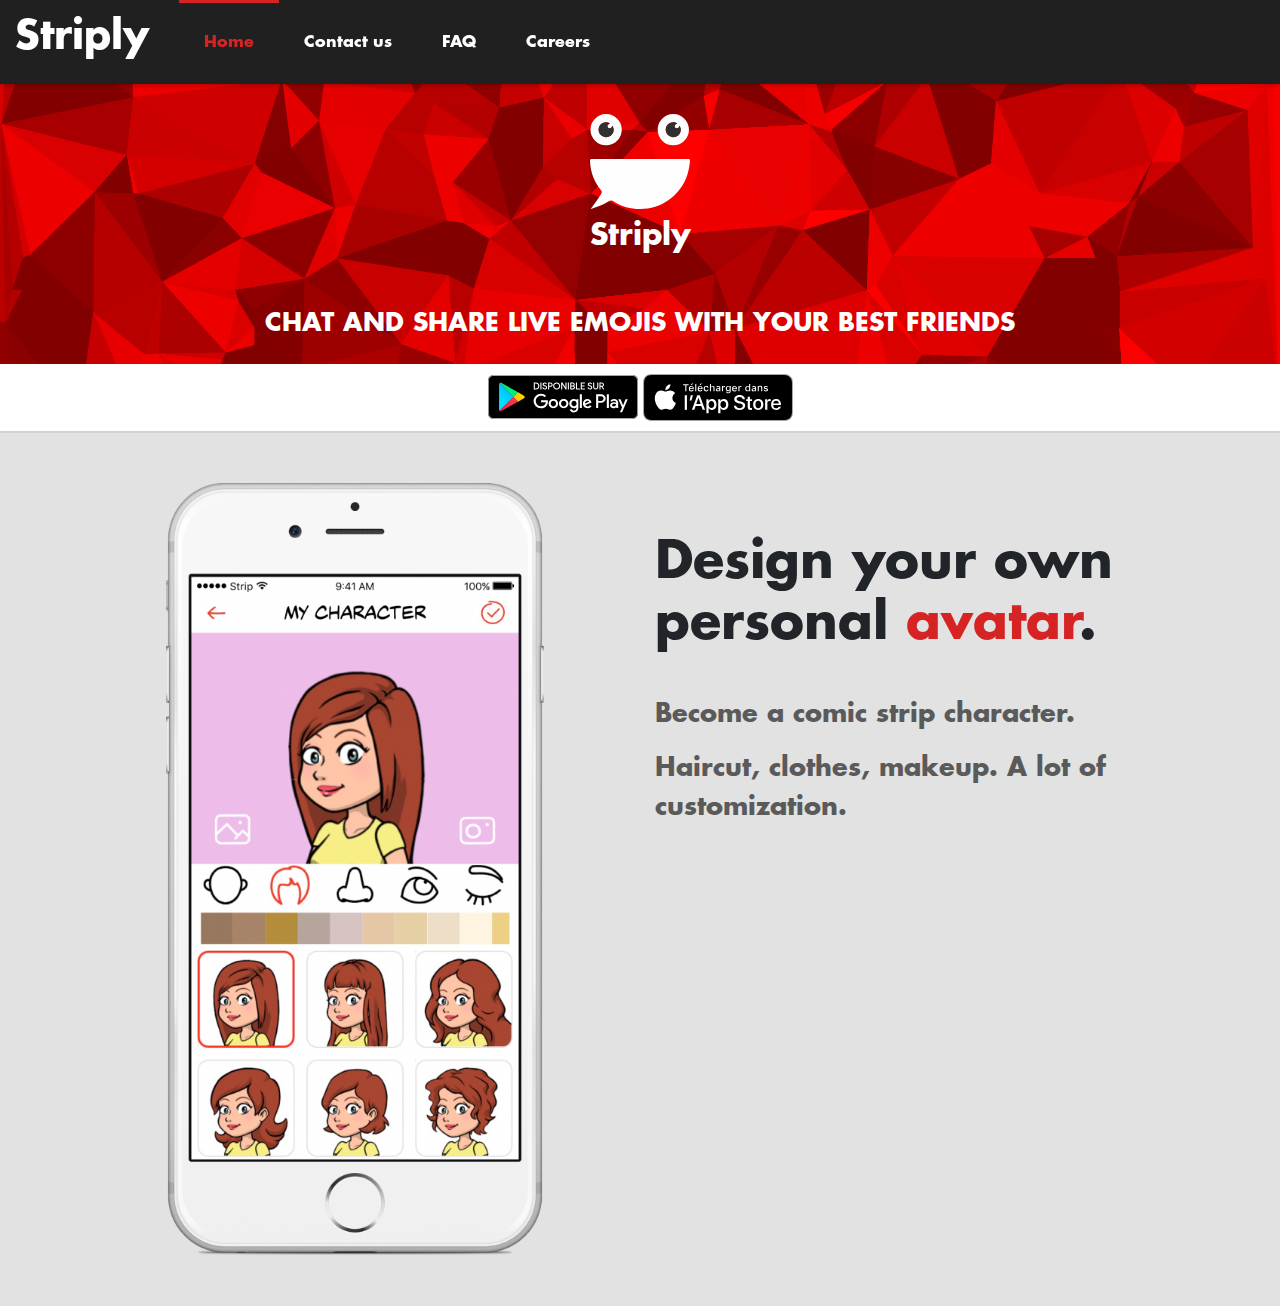
<file: index.html>
<!DOCTYPE html>
<html>
<head>
    <title>Striply</title>
    <meta charset="utf-8" />
    <meta name="viewport" content="width=device-width, initial-scale=1, user-scalable=no">
    <link rel="stylesheet" href="https://maxcdn.bootstrapcdn.com/bootstrap/4.5.0/css/bootstrap.min.css">
    <link href='https://fonts.googleapis.com/css?family=Roboto:300,400,700' rel='stylesheet' type='text/css'>
    <link rel="stylesheet" type="text/css" href="css/main.css" />
</head>
<body>
<div class="container-fluid">
    <header class="row sticky-top">
    <h1 class="col-md-auto">Striply</h1>
         <nav class="col-md-8">
            <a class="active" href="index.html">Home</a>
            <a href="contact.html">Contact us</a>
            <a href="faq.html">FAQ</a>
            <a href="careers.html">Careers</a>
        </nav>
    </header>
    <div class="row"> 
        <div class="col-md-12 large-header-main">
            <img width="100px" height="100px" class="logo" src="assets/logo.svg">
            <p id="logo-title">Striply</p>
            <p id="slogan">CHAT AND SHARE LIVE EMOJIS WITH YOUR BEST FRIENDS</p>
        </div>
    </div>
    <div class="row">
        <div class="col-md-12 getapp-centralbar">
            <div class="text-center">
                <a target="_blank" href="https://play.google.com/store/apps/details?id=ly.strip.messenger">
                    <img class="getapp" src="assets/getapp-playstore.svg">
                </a>
                <a target="_blank" href="https://geo.itunes.apple.com/app/strip-messenger/id972580549?mt=8">
                    <img class="getapp" src="assets/getapp-appstore.svg">
                </a>
            </div>
        </div>
    </div>
</div>
<div class="container">
    <section class="row">
        <div class="col-6">
            <div class="text-center">
                <img id="main-content-img" src="assets/Character-501x1024.png" class="img-fluid">
            </div>
        </div>
        <div class="col-6">
            <h2 id="main-content-title">Design your own personal <span style="color: #d62424">avatar</span>.</h2>
            <p class="main-content-description">Become a comic strip character.</p>
            <p class="main-content-description">Haircut, clothes, makeup. A lot of customization.</p>
        </div> 
    </section>
</div>
</body>
</html>
</file>
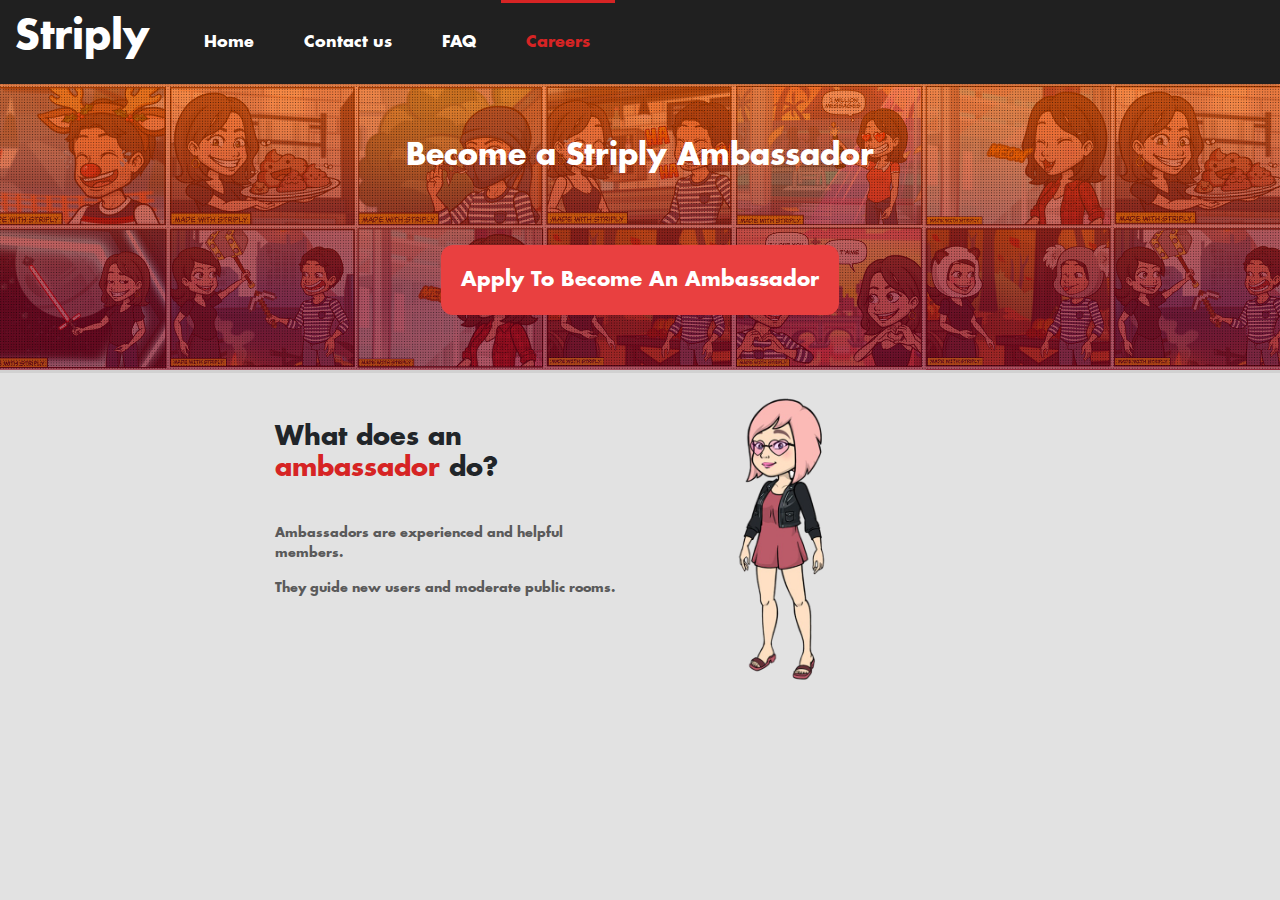
<file: careers.html>
<!DOCTYPE html>
<html>

<head>
    <title>Striply</title>
    <meta charset="utf-8" />
    <meta name="viewport" content="width=device-width, initial-scale=1, user-scalable=no">
    <link rel="stylesheet" href="https://maxcdn.bootstrapcdn.com/bootstrap/4.5.0/css/bootstrap.min.css">
    <link href='https://fonts.googleapis.com/css?family=Roboto:300,400,700' rel='stylesheet' type='text/css'>
    <link rel="stylesheet" type="text/css" href="css/main.css" />
</head>

<body>
    <div class="container-fluid">
        <header class="row sticky-top">
            <h1 class="col-md-auto">Striply</h1>
            <nav class="col-md-8">
                <a href="index.html">Home</a>
                <a href="contact.html">Contact us</a>
                <a href="faq.html">FAQ</a>
                <a class="active" href="careers.html">Careers</a>
            </nav>
        </header>
        <div class="row">
            <div class="col-md-12 large-header-careers">
                <div class="text-center">
                    <p id="apply-title">Become a Striply Ambassador</p>
                    <button id="apply-btn" type="button" class="button">Apply To Become An Ambassador</button>
                </div>
            </div>
        </div>
    </div>
    <div class="container">
        <section class="row">
            <div class="col-2"></div>
            <div class="col-4">
                <h2 id="careers-content-title">What does an <span style="color: #d62424">ambassador</span> do?</h2>
                <p class="careers-content-description">Ambassadors are experienced and helpful members.</p>
                <p class="careers-content-description">They guide new users and moderate public rooms.</p>
            </div>
            <div class="col-3">
                <div class="text-center">
                    <img id="careers-content-img" src="assets/avatar-girl.png" class="img-fluid">
                </div>
            </div>
        </section>
    </div>
</body>

</html>
</file>
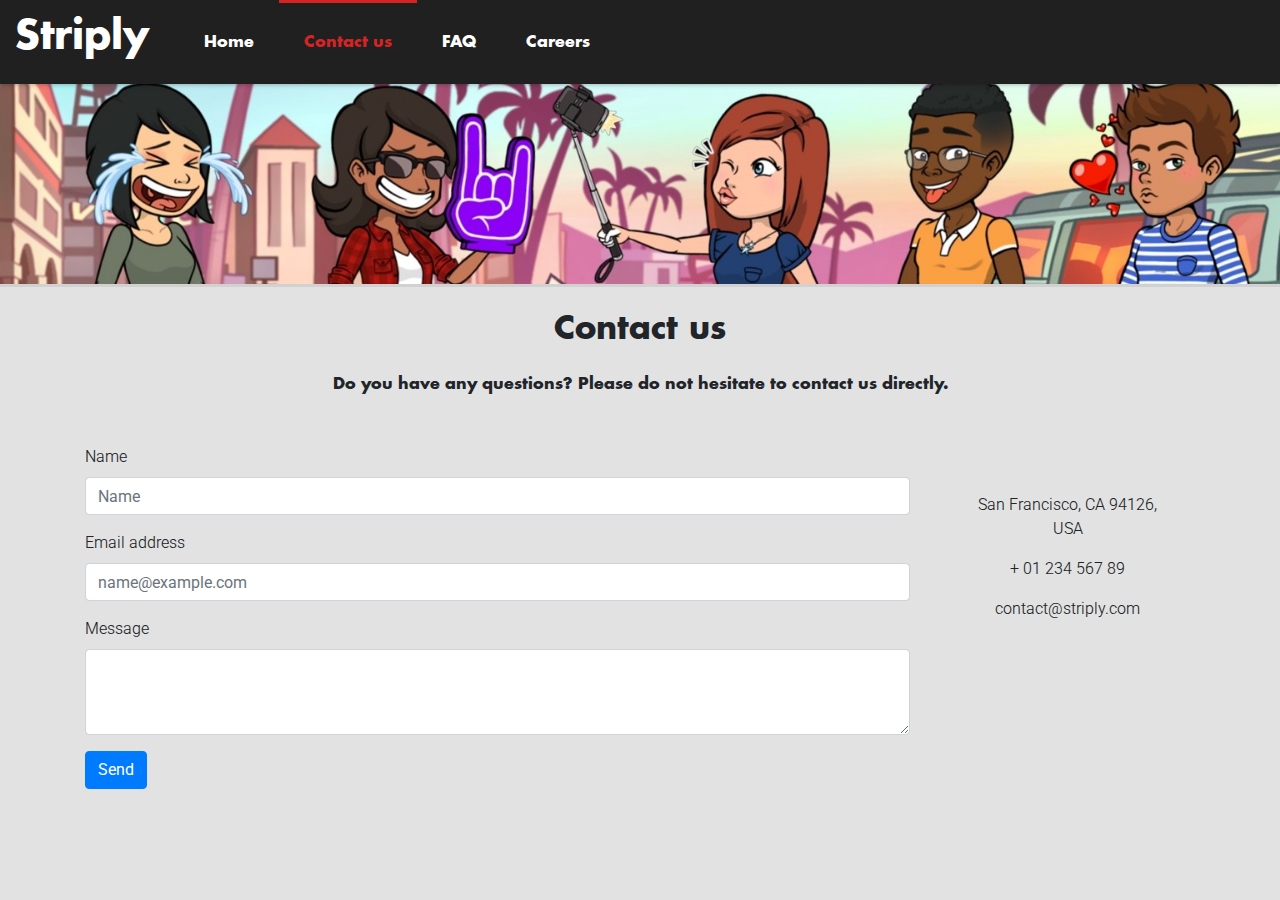
<file: contact.html>
<!DOCTYPE html>
<html>

<head>
    <title>Striply</title>
    <meta charset="utf-8" />
    <meta name="viewport" content="width=device-width, initial-scale=1, user-scalable=no">
    <link rel="stylesheet" href="https://maxcdn.bootstrapcdn.com/bootstrap/4.5.0/css/bootstrap.min.css">
    <link href='https://fonts.googleapis.com/css?family=Roboto:300,400,700' rel='stylesheet' type='text/css'>
    <link rel="stylesheet" type="text/css" href="css/main.css" />
</head>

<body>
    <div class="container-fluid">
        <header class="row sticky-top">
            <h1 class="col-md-auto">Striply</h1>
            <nav class="col-md-8">
                <a href="index.html">Home</a>
                <a class="active" href="contact.html">Contact us</a>
                <a href="faq.html">FAQ</a>
                <a href="careers.html">Careers</a>
            </nav>
        </header>
        <div class="row">
            <div class="col-md-12 large-header-2">
            </div>
        </div>
    </div>
    <div class="container">
        <section class="mb-4">
            <h2 class="h1-responsive font-weight-bold text-center my-4">Contact us</h2>
            <p class="text-center w-responsive mx-auto mb-5">Do you have any questions? Please do not hesitate to
                contact us directly.</p>
            <div class="row">
                <div class="col-md-9 mb-md-0 mb-5">
                    <form id="contact-form" name="contact-form" action="#" method="POST">
                        <div class="form-group">
                            <label for="formGroupExampleInput">Name</label>
                            <input type="text" class="form-control" id="formGroupExampleInput" placeholder="Name">
                        </div>
                        <div class="form-group">
                            <label for="exampleFormControlInput1">Email address</label>
                            <input type="email" class="form-control" id="exampleFormControlInput1"
                                placeholder="name@example.com">
                        </div>
                        <div class="form-group">
                            <label for="exampleFormControlTextarea1">Message</label>
                            <textarea class="form-control" id="exampleFormControlTextarea1" rows="3"></textarea>
                        </div>
                        <div class="text-center text-md-left">
                            <a class="btn btn-primary" style="color:white"
                                onclick="document.getElementById('contact-form').submit();">Send</a>
                        </div>
                    </form>


                </div>

                <div class="col-lg-3 text-center p-5 mb-2" style="font-family: 'Roboto', sans-serif;">
                    <ul class="list-unstyled mb-0">
                        <li>
                            <p>San Francisco, CA 94126, USA</p>
                        </li>

                        <li>
                            <p>+ 01 234 567 89</p>
                        </li>

                        <li>
                            <p>contact@striply.com</p>
                        </li>
                    </ul>
                </div>

            </div>

        </section>
    </div>
</body>

</html>
</file>
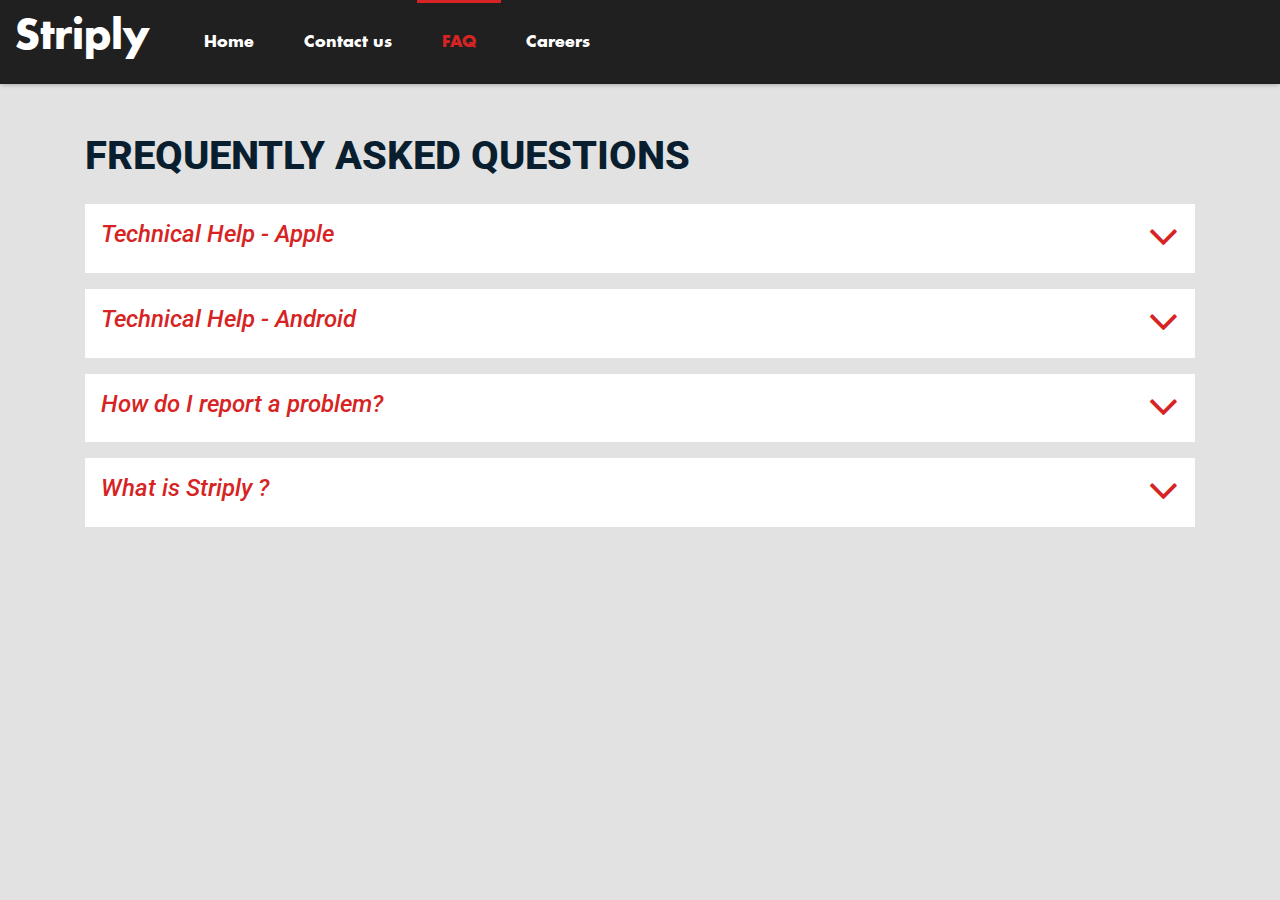
<file: faq.html>
<!DOCTYPE html>
<html>

<head>
    <title>Striply</title>
    <meta charset="utf-8" />
    <meta name="viewport" content="width=device-width, initial-scale=1, user-scalable=no">
    <link rel="stylesheet" href="https://maxcdn.bootstrapcdn.com/bootstrap/4.5.0/css/bootstrap.min.css">
    <link href='https://fonts.googleapis.com/css?family=Roboto:300,400,700' rel='stylesheet' type='text/css'>
    <link rel="stylesheet" type="text/css" href="css/main.css" />
    <link rel="stylesheet" type="text/css" href="css/faq.css" />
    <script src="https://code.jquery.com/jquery-3.5.1.min.js"
        integrity="sha256-9/aliU8dGd2tb6OSsuzixeV4y/faTqgFtohetphbbj0=" crossorigin="anonymous"></script>
    <script src="https://stackpath.bootstrapcdn.com/bootstrap/4.5.0/js/bootstrap.min.js"
        integrity="sha384-OgVRvuATP1z7JjHLkuOU7Xw704+h835Lr+6QL9UvYjZE3Ipu6Tp75j7Bh/kR0JKI"
        crossorigin="anonymous"></script>
    <link href="https://stackpath.bootstrapcdn.com/font-awesome/4.7.0/css/font-awesome.min.css" rel="stylesheet"
        integrity="sha384-wvfXpqpZZVQGK6TAh5PVlGOfQNHSoD2xbE+QkPxCAFlNEevoEH3Sl0sibVcOQVnN" crossorigin="anonymous">

</head>

<body>
    <div class="container-fluid">
        <header class="row sticky-top">
            <h1 class="col-md-auto">Striply</h1>
            <nav class="col-md-8">
                <a href="index.html">Home</a>
                <a href="contact.html">Contact us</a>
                <a class="active" href="faq.html">FAQ</a>
                <a href="careers.html">Careers</a>
            </nav>
        </header>
    </div>
    <div class="container">
        <section class="faq-section clearfix mt-5" aria-label="FAQ">

            <h2>Frequently Asked Questions </h2>
            <div class="panel-group" id="faq" role="tablist" aria-multiselectable="true">
                <div class="panel panel-default mt-4">
                    <div class="panel-heading p-3 mb-3" role="tab" id="heading0">
                        <h3 class="panel-title">
                            <a class="collapsed" role="button" title="" data-toggle="collapse" data-parent="#faq"
                                href="#collapse0" aria-expanded="true" aria-controls="collapse0">
                                Technical Help - Apple
                            </a>
                        </h3>
                    </div>
                    <div id="collapse0" class="panel-collapse collapse" role="tabpanel" aria-labelledby="heading0">
                        <div class="panel-body px-3 mb-4">
                            <p>If you are having an issue with Striply on your iPad or iPhone, please uninstall and then
                                reinstall the app and see if this fixes the problem. Make sure you have a good internet
                                connection. If you are experimenting crashing and freezing problems – try restarting the
                                Striply app:</p>
                            <ul>
                                <li>Double click the Home button on your device</li>
                                <li>Swipe right to left with your finger to scroll through the apps</li>
                                <li>Swipe your finger upwards to close the app</li>
                            </ul>
                            <p>You can also close all other apps that you have open to free up memory. If you are still
                                having issues then you should restart the device by pressing and holding the sleep/wake
                                button..</p>
                        </div>
                    </div>
                </div>

                <div class="panel panel-default">
                    <div class="panel-heading p-3 mb-3" role="tab" id="heading1">
                        <h3 class="panel-title">
                            <a class="collapsed" role="button" title="" data-toggle="collapse" data-parent="#faq"
                                href="#collapse1" aria-expanded="true" aria-controls="collapse1">
                                Technical Help - Android
                            </a>
                        </h3>
                    </div>
                    <div id="collapse1" class="panel-collapse collapse" role="tabpanel" aria-labelledby="heading1">
                        <div class="panel-body px-3 mb-4">
                            <p>We are sorry that you are having a problem with your Android. Please uninstall and then
                                reinstall the app and see if this fixes the problem. Make sure you have a good internet
                                connection. If you are experimenting crashing and freezing problems – try restarting the
                                Striply app:</p>
                            <ul>
                                <li>Go to the Settings menu of your device</li>
                                <li>Navigate to Applications/Manage Applications/All/Google Play Store</li>
                                <li>Tap the Clear Cache button</li>
                                <li>Reinstall Striply</li>
                            </ul>
                            <p>You can also close all other apps that you have open to free up memory.</p>
                        </div>
                    </div>
                </div>

                <div class="panel panel-default">
                    <div class="panel-heading p-3 mb-3" role="tab" id="heading2">
                        <h3 class="panel-title">
                            <a class="collapsed" role="button" title="" data-toggle="collapse" data-parent="#faq"
                                href="#collapse2" aria-expanded="true" aria-controls="collapse2">
                                How do I report a problem?
                            </a>
                        </h3>
                    </div>
                    <div id="collapse2" class="panel-collapse collapse" role="tabpanel" aria-labelledby="heading2">
                        <div class="panel-body px-3 mb-4">
                            <p>Incidents such as someone bullying you in game, or trying to get you to reveal your
                                password or other confidential information. You may also witness sexually explicit
                                behaviour or chat taking place. This type of behaviour should not be happening and
                                should be reported using the 'Call for Help' tool. If you are worried, you can also let
                                an adult know what's going on or contact one of the helplines.</p>
                            <p>By reporting these incidents to our moderation team, they can take action.</p>
                        </div>
                    </div>
                </div>

                <div class="panel panel-default">
                    <div class="panel-heading p-3 mb-3" role="tab" id="heading3">
                        <h3 class="panel-title">
                            <a class="collapsed" role="button" title="" data-toggle="collapse" data-parent="#faq"
                                href="#collapse3" aria-expanded="true" aria-controls="collapse3">
                                What is Striply ?
                            </a>
                        </h3>
                    </div>
                    <div id="collapse3" class="panel-collapse collapse" role="tabpanel" aria-labelledby="heading3">
                        <div class="panel-body px-3 mb-4">
                            <p>Striply is a messaging app that turns emojis into comic strips.</p>
                            <p>Create your avatar, meet your friends, and chat as a comic strip.
                                Your messages instantly appear in word bubbles, and your emoji are converted into visual
                                expressions.</p>
                        </div>
                    </div>
                </div>
            </div>

        </section>
    </div>
</body>

</html>
</file>
<file: css/main.css>
@font-face {
    font-family: 'Futura Bold';
    src: url('../font/Futura-Bold.eot?#iefix') format('embedded-opentype'), url('../font/Futura-Bold.otf') format('opentype'), url('../font/Futura-Bold.woff') format('woff'), url('../font/Futura-Bold.ttf') format('truetype'), url('../font/Futura-Bold.svg#Futura-Bold') format('svg');
    font-weight: normal;
    font-style: normal;
}

body {
    font-family: 'Futura Bold', 'Roboto', sans-serif;
    font-weight: 320;
}


/* --- HEADER --- */

header {
    /*padding: 12px 0;*/
    background-color: #202020;
    overflow: hidden;
    position: -webkit-sticky;
    /* Safari */
    position: sticky;
    top: 0;
    box-shadow: 0 2px 4px -1px rgba(0, 0, 0, 0.25);
}

header .row,
footer .row {
    display: flex;
    align-items: center;
}

header h1 {
    padding: 14px 0;
    font-weight: 700;
    color: white;
}

header nav {
    display: flex;
    justify-content: flex-start;
}

header a {
    padding: 28px 25px;
    /*margin: 8px;*/
    color: white;
    font-weight: bold;
    border-top: 3px solid transparent;
}

@media screen and (max-width: 768px) {
    header h1 {
        display: none;
    }
    header a {
        padding: 20px 18px;
    }
}

header a:hover {
    color: #d62424;
    text-decoration: none;
    border-top: 3px solid #d62424;
}

header a.active {
    color: #d62424;
    text-decoration: none;
    border-top: 3px solid #d62424;
}

body,
html {
    height: 100%;
    background-color: #e2e2e2;
}


/* ---HOMEPAGE CONTENT --- */

.large-header-main {
    background-image: url("../assets/largeheader-main.png");
    padding-top: 30px;
    padding-bottom: 5px;
    /* Center and scale  */
    background-position: center;
    background-repeat: no-repeat;
    background-size: cover;
}

.large-header-2 {
    background-image: url("../assets/largeheader-2.jpg");
    padding-top: 200px;
    /* Center and scale  */
    background-position: 50% 30%;
    background-repeat: no-repeat;
    background-size: cover;
    border-bottom: 3px solid #d1d1d1;
}

@media screen and (max-width: 768px) {
    .large-header-2 { padding-top: 100px; }
}

.logo {
    display: block;
    margin-left: auto;
    margin-right: auto;
    padding-bottom: 5px;
}

#logo-title {
    color: white;
    font-weight: bold;
    font-size: 30px;
    text-align: center;
}

#slogan {
    color: white;
    font-weight: bold;
    font-size: 25px;
    text-align: center;
    padding-top: 30px;
}

.getapp-centralbar {
    padding: 10px 0;
    background-color: white;
    overflow: hidden;
    border-bottom: 2px solid #d1d1d1;
}

.getapp {
    width: 150px;
    margin: 0 auto;
}

#main-content-img {
    margin: 50px;
    width: 70%;
}

#main-content-title {
    font-size: 4vw!important;
    margin-top: 100px;
    margin-bottom: 40px;
}

.main-content-description {
    color: #5a5a5a;
    font-size: 2vw;
}


/* --- CAREERS PAGE --- */

.large-header-careers {
    background-image: url("../assets/largeheader-careers-bg.png");
    padding-top: 30px;
    padding-bottom: 5px;
    /* Center and scale  */
    background-position: center;
    background-repeat: no-repeat;
    background-size: cover;
    border-bottom: 3px solid #d1d1d1;
}

#apply-title {
    color: white;
    font-weight: bold;
    font-size: 30px;
    padding-top: 20px;
}

#apply-btn {
    color: white;
    font-weight: bold;
    font-size: 20px;
    margin: 50px 0px;
}

.button {
    background-color: #e94040;
    border: none;
    color: white;
    padding: 20px;
    text-align: center;
    text-decoration: none;
    display: inline-block;
    font-size: 16px;
    margin: 4px 2px;
    cursor: pointer;
    border-radius: 12px;
}

#careers-content-img {
    margin-top: 20px;
    width: 50%;
    margin-left: auto;
    margin-right: auto;
}

#careers-content-title {
    font-size: 2vw!important;
    margin-top: 50px;
    margin-bottom: 40px;
}

.careers-content-description {
    color: #5a5a5a;
    font-size: 1vw;
}

@media screen and (max-width: 768px) {
    #apply-btn { font-size: 15px; }
    #careers-content-img { 
        margin: 10px; 
        width: 100px;
        position: relative;}
    #careers-content-title { font-size: 15px!important; margin-top: 30px; }
    .careers-content-description { font-size: 10px!important; }
}   

/* --- CONTACT PAGE --- */
#contact-form {
    font-family: 'Roboto', sans-serif;
    font-weight: 320;
}
</file>
<file: css/faq.css>
h2 {
    font-family: "Roboto", Arial, Verdana;
    font-weight: 800;
    font-size: 2.5rem;
    color: #091f2f;
    text-transform: uppercase;
}
.faq-section .panel-default > .panel-heading {
    border: 0;
    background: #ffffff;
    padding: 0;
}
.faq-section .panel-default .panel-title a {
    font-family: "Roboto", Arial, Verdana;
    display: block;
    font-style: italic;
    font-size: 1.5rem;
    color: #d62424;
}
.faq-section .panel-default .panel-title a:after {
    font-family: 'FontAwesome';
    font-style: normal;
    font-size: 3rem;
    content: "\f106";
    color: #d62424;
    float: right;
    margin-top: -12px;
}
.faq-section .panel-default .panel-title a.collapsed:after {
    content: "\f107";
}
.faq-section .panel-default .panel-body {
    font-family: "Roboto", Arial, Verdana;
    font-size: 1.2rem;
}
</file>
